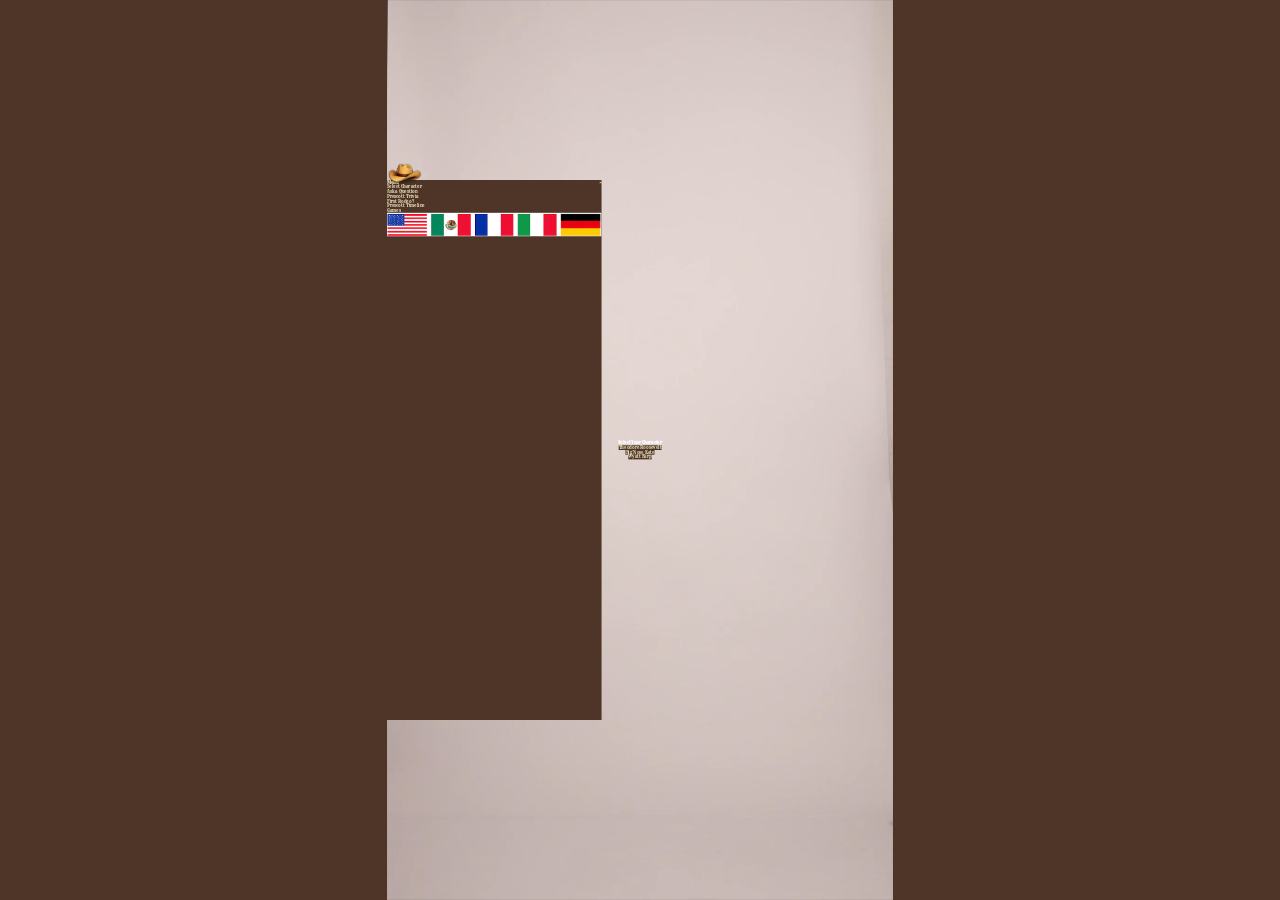
<file: index.html>
<!DOCTYPE html>
<html lang="en">
<head>
<meta charset="UTF-8">
<meta name="viewport" content="width=device-width, initial-scale=1.0, maximum-scale=1.0, user-scalable=no, viewport-fit=cover">
<title>Prescott Western Heritage Center</title>
<link rel="stylesheet" href="css/style.css">
</head>

<body>

<div id="stage">

    <!-- Persistent background video. This lives at the stage root (not inside
         #content) so page navigation and settings changes never remove it -
         it always keeps playing in the back. -->
    <video
        id="introVideo"
        autoplay
        loop
        playsinline
        webkit-playsinline
        preload="auto">

        <source src="videos/teddy/TeddyLowRes.webm" type="video/webm">

    </video>

    <button id="hatButton" title="Open Menu">
        <img src="assets/hat.png" alt="Cowboy Hat">
    </button>

    <nav id="menu">

        <!-- Button to close the navigation menu -->
        <button id="closeBtn">✕</button>

        <h2 data-lang-key="menu.title">Menu</h2>

        <ul>
            <li><a href="#" data-page="Select Avatar" data-lang-key="menu.selectAvatar">Select Your Character</a></li>
            <li><a href="#" data-page="Ask a Question" data-lang-key="menu.askQuestion">Ask a Question</a></li>
            <li><a href="#" data-page="Prescott Trivia" data-lang-key="menu.prescottTrivia">Prescott Trivia</a></li>
            <li><a href="#" data-page="First Professional Rodeo" data-lang-key="menu.firstRodeo">First Professional Rodeo</a></li>
            <li><a href="#" data-page="Prescott Timeline" data-lang-key="menu.prescottTimeline">Prescott Timeline</a></li>
            <li><a href="#" data-page="Games" data-lang-key="menu.games">Games</a></li>
            <li><a href="#" data-page="Settings" aria-label="Settings">
                <img src="assets/flags.png" alt="Settings" class="menuFlag">
            </a></li>
        </ul>

    </nav>

    <main>

        <!-- The initial content of the page, which is the avatar selection screen -->
        <div id="content"></div>

    </main>

</div>

<script src="js/main.js" type="module"></script>

</body>
</html>
</file>
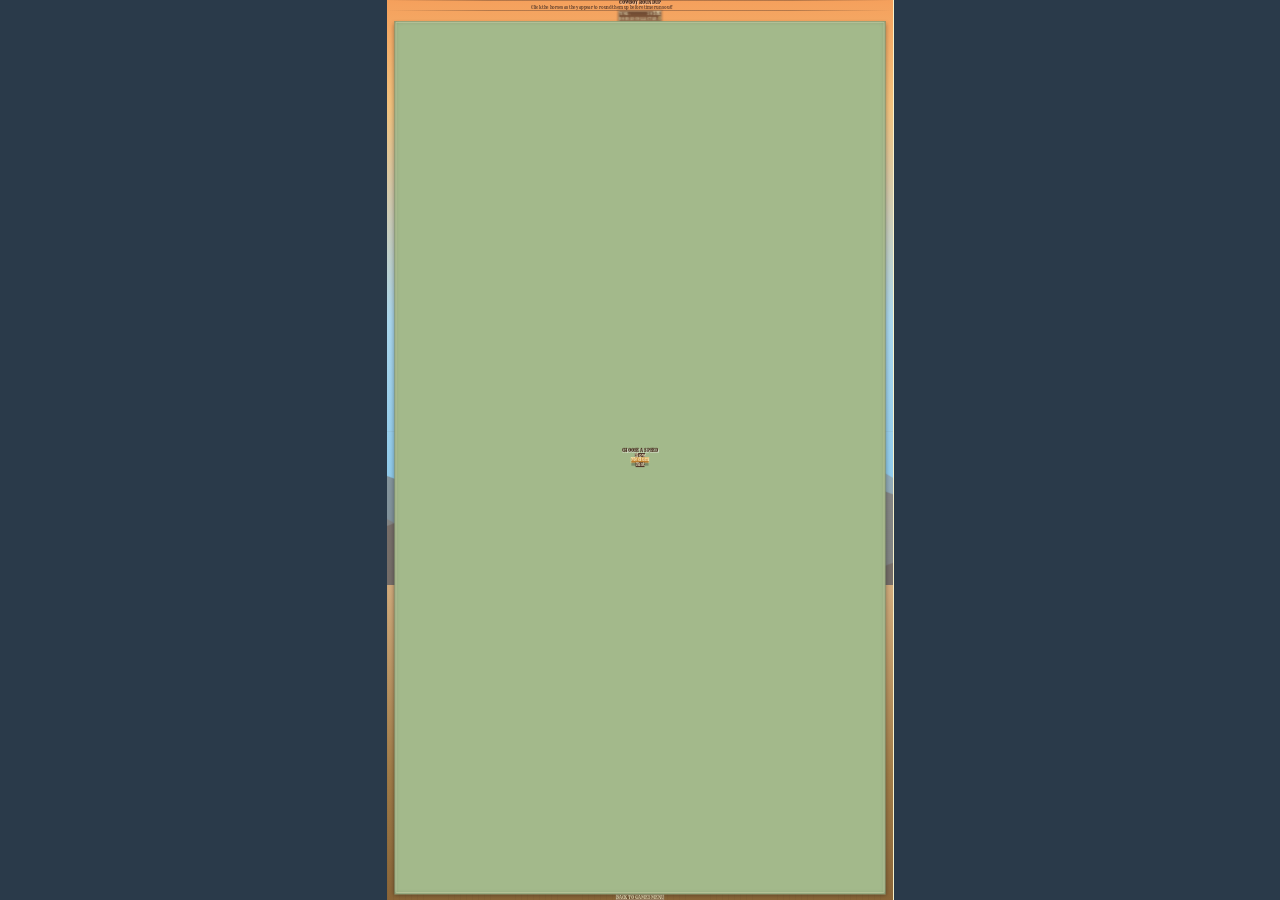
<file: CowboyRoundup/index.html>
<!DOCTYPE html>
<html lang="en">
<head>
    <meta charset="UTF-8">
    <meta name="viewport" content="width=device-width, initial-scale=1.0">
    <title>Cowboy Roundup - Western Heritage</title>
    <link rel="stylesheet" href="../css/style.css">
    <link rel="stylesheet" href="style.css">
</head>
<body>
    <div id="stage">
        <div class="scene">
            <div class="sky"></div>
            <div class="hills"></div>
            <div class="ground"></div>

            <main class="game-wrap">
                <header class="title">
                    <h1 id="gameHeading" data-lang-key="game.cowboyRoundupTitle">Cowboy Roundup</h1>
                    <p class="subtitle" data-lang-key="game.cowboyRoundupSubtitle">Click the horses as they appear to round them up before time runs out!</p>
                </header>

                <div id="gameContainer">
                    <div id="gameHud">
                        <div id="gameStats">
                            <!-- Content is now generated by script -->
                        </div>
                    </div>
                    <div id="gameArea">
                        <img src="../assets/horse.png" id="horse">
                        <div id="speedSelect"></div>
                        <div id="gameOver"></div>
                    </div>
                    <a href="#" id="backToGames" class="game-link"><button class="avatarBtn" data-lang-key="game.backToGames">Back to Games Menu</button></a>
                </div>
            </main>
        </div>
    </div>
    <script src="script.js"></script>
    <script>
        // Go back to the previous page (games.html) without adding to history
        document.getElementById('backToGames').addEventListener('click', function(e) {
            e.preventDefault();
            window.history.back();
        });

        // --- Stage Scaling Logic ---
        // Reads the device dimensions from the CSS custom properties in
        // ../css/style.css instead of hardcoding them here - that file is
        // the single source of truth, so this can never drift out of sync
        // with it again the way it previously did.
        function fitStage() {
            const stage = document.getElementById('stage');
            const rootStyles = getComputedStyle(document.documentElement);
            const stageW = parseFloat(rootStyles.getPropertyValue('--device-width'));
            const stageH = parseFloat(rootStyles.getPropertyValue('--device-height'));
            const scale = Math.min(window.innerWidth / stageW, window.innerHeight / stageH);
            const offsetX = (window.innerWidth - stageW * scale) / 2;
            const offsetY = (window.innerHeight - stageH * scale) / 2;
            stage.style.transform = `translate(${offsetX}px, ${offsetY}px) scale(${scale})`;
        }
        window.addEventListener('resize', fitStage);
        fitStage();
    </script>
</body>
</html>
</file>
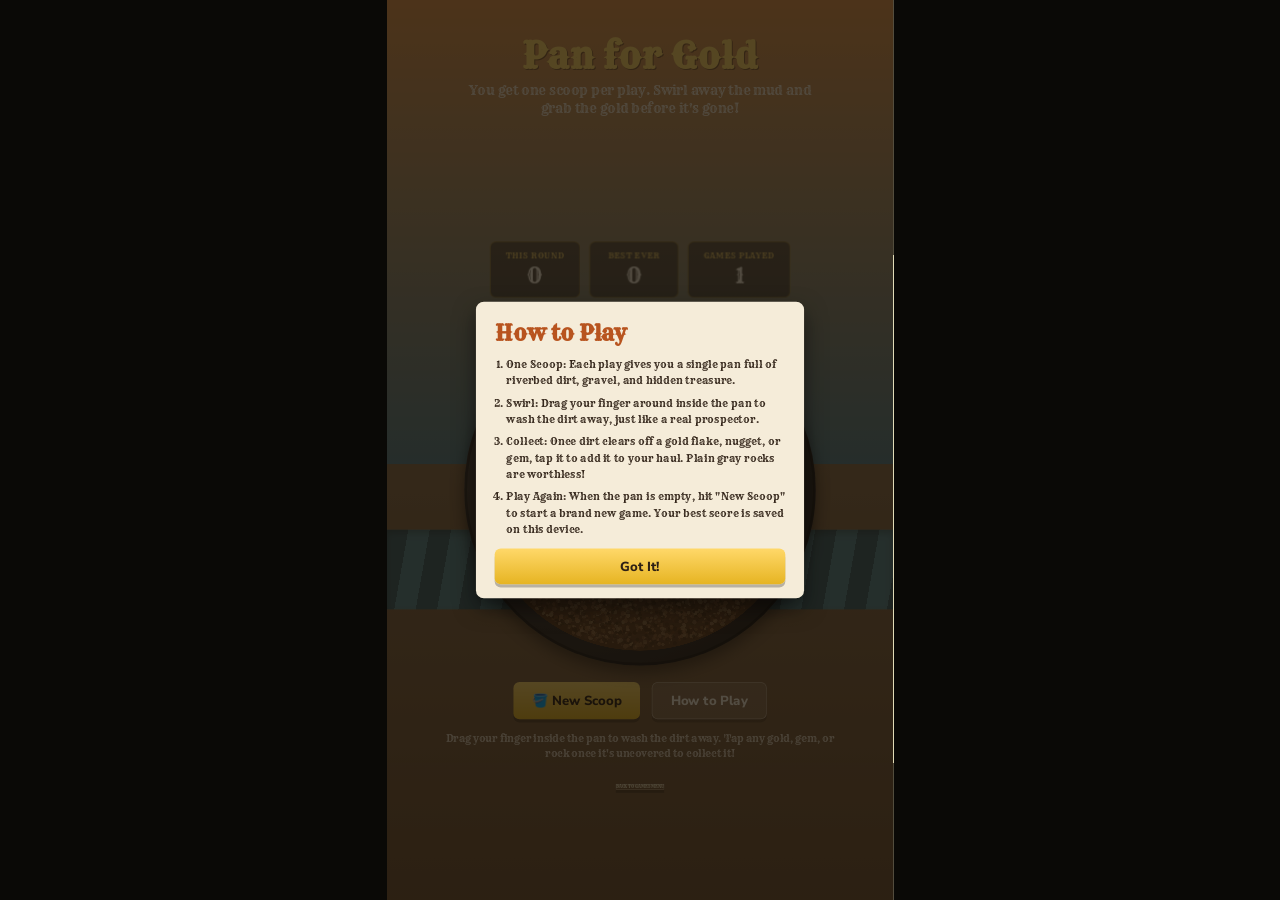
<file: PanForGoldGame/index.html>
<!-- Initial code create by Claude 7/24/2026 and then edited -->
<!DOCTYPE html>
<html lang="en">
<head>
<meta charset="UTF-8">
<meta name="viewport" content="width=device-width, initial-scale=1.0">
<title>Pan for Gold!</title>
<link rel="stylesheet" href="../css/style.css"> <!-- Main stylesheet for shared styles -->
<link rel="stylesheet" href="style.css"> <!-- Game-specific styles -->
</head>
<body>

  <div id="stage">
    <div class="scene">
      <div class="sky"></div>
      <div class="riverbank"></div>
      <div class="river"></div>

      <header class="title">
        <h1 data-lang-key="gamesMenu.panForGoldTitle">⛏️ Pan for Gold</h1>
        <p class="subtitle" data-lang-key="gamesMenu.panForGoldSubtitle">You get one scoop per play. Swirl away the mud and grab the gold before it's gone!</p>
      </header>

      <main class="game-wrap">

        <section class="hud">
          <div class="stat">
            <span class="stat-label" data-lang-key="gamesMenu.panForGoldHudRound">This Round</span>
            <span class="stat-value" id="sessionScore">0</span>
          </div>
          <div class="stat">
            <span class="stat-label" data-lang-key="gamesMenu.panForGoldHudBest">Best Ever</span>
            <span class="stat-value" id="bestScore">0</span>
          </div>
          <div class="stat">
            <span class="stat-label" data-lang-key="gamesMenu.panForGoldHudGames">Games Played</span>
            <span class="stat-value" id="scoopCount">0</span>
          </div>
        </section>

        <section class="pan-area">
          <div class="pan-rim" id="panRim">
            <canvas id="panCanvas" width="1400" height="1400"></canvas>
          </div>
          <div class="empty-banner" id="emptyBanner" data-lang-key="gamesMenu.panForGoldEmptyBanner">Pan's empty — hit New Scoop to play again!</div>
        </section>

        <section class="controls">
          <button id="scoopBtn" class="btn btn-primary" data-lang-key="gamesMenu.panForGoldNewScoopBtn">🪣 New Scoop</button>
          <button id="helpBtn" class="btn btn-secondary" data-lang-key="gamesMenu.panForGoldHelpBtn">❓ How to Play</button>
        </section>

        <p class="hint" data-lang-key="gamesMenu.panForGoldHint">Drag your finger inside the pan to wash the dirt away. Tap any gold, gem, or rock once it's uncovered to collect it!</p>

        <a href="#" id="backToGames" class="game-link" style="margin-top: calc(20px * var(--scale));"><button class="avatarBtn" style="background: #888; font-size: calc(20px * var(--scale));" data-lang-key="game.backToGames">Back to Games Menu</button></a>

      </main>
    </div>

    <div class="modal-overlay" id="modalOverlay">
      <div class="modal">
        <h2 data-lang-key="gamesMenu.panForGoldModalTitle">How to Play</h2>
        <ol>
          <li data-lang-key="gamesMenu.panForGoldModalL1"><strong>One Scoop:</strong> Each play gives you a single pan full of riverbed dirt, gravel, and hidden treasure.</li>
          <li data-lang-key="gamesMenu.panForGoldModalL2"><strong>Swirl:</strong> Drag your finger around inside the pan to wash the dirt away, just like a real prospector.</li>
          <li data-lang-key="gamesMenu.panForGoldModalL3"><strong>Collect:</strong> Once dirt clears off a gold flake, nugget, or gem, tap it to add it to your haul. Plain gray rocks are worthless!</li>
          <li data-lang-key="gamesMenu.panForGoldModalL4"><strong>Play Again:</strong> When the pan is empty, hit "New Scoop" to start a brand new game. Your best score is saved on this device.</li>
        </ol>
        <button id="closeModal" class="btn btn-primary" data-lang-key="gamesMenu.panForGoldModalCloseBtn">Got it!</button>
      </div>
    </div>
  </div>

<script src="script.js"></script>
<script>
    // --- Translation Loader ---
    async function applyPageTranslations() {
        const savedLanguage = localStorage.getItem("language") || "en";
        let translations = {};
        try {
            const response = await fetch(`../${savedLanguage}.json`);
            translations = await (response.ok ? response.json() : (await fetch('../en.json')).json());
        } catch (error) {
            console.error("Failed to load language file, falling back to English.", error);
            translations = await (await fetch('../en.json')).json();
        }
        document.querySelectorAll('[data-lang-key]').forEach(el => {
            const key = el.getAttribute('data-lang-key');
            const text = key.split('.').reduce((o, i) => o ? o[i] : undefined, translations);
            if (text) {
                // Handle emojis in buttons
                const emoji = el.textContent.match(/[\u{1F000}-\u{1FFFF}]/u);
                el.textContent = (emoji ? emoji[0] + ' ' : '') + text;
            }
        });
    }

    // Go back to the previous page (games.html) without adding to history
    document.getElementById('backToGames').addEventListener('click', function(e) {
        e.preventDefault();
        window.history.back();
    });

    // Load translations when the page loads
    applyPageTranslations();

    // --- Stage Scaling Logic ---
    // Reads the device dimensions from the CSS custom properties in
    // ../css/style.css instead of hardcoding them here - that file is the
    // single source of truth. (This duplicates script.js's own fitStage()
    // below it, which does the same thing - left as-is rather than removed,
    // since they're idempotent and removing one is a bigger, riskier change
    // to make without being able to test on the actual device right now.)
    function fitStage() {
        const stage = document.getElementById('stage');
        const rootStyles = getComputedStyle(document.documentElement);
        const stageW = parseFloat(rootStyles.getPropertyValue('--device-width'));
        const stageH = parseFloat(rootStyles.getPropertyValue('--device-height'));
        const scale = Math.min(window.innerWidth / stageW, window.innerHeight / stageH);
        const offsetX = (window.innerWidth - stageW * scale) / 2;
        const offsetY = (window.innerHeight - stageH * scale) / 2;
        stage.style.transform = `translate(${offsetX}px, ${offsetY}px) scale(${scale})`;
    }
    window.addEventListener('resize', fitStage);
    fitStage();
</script>
</body>
</html>
</file>
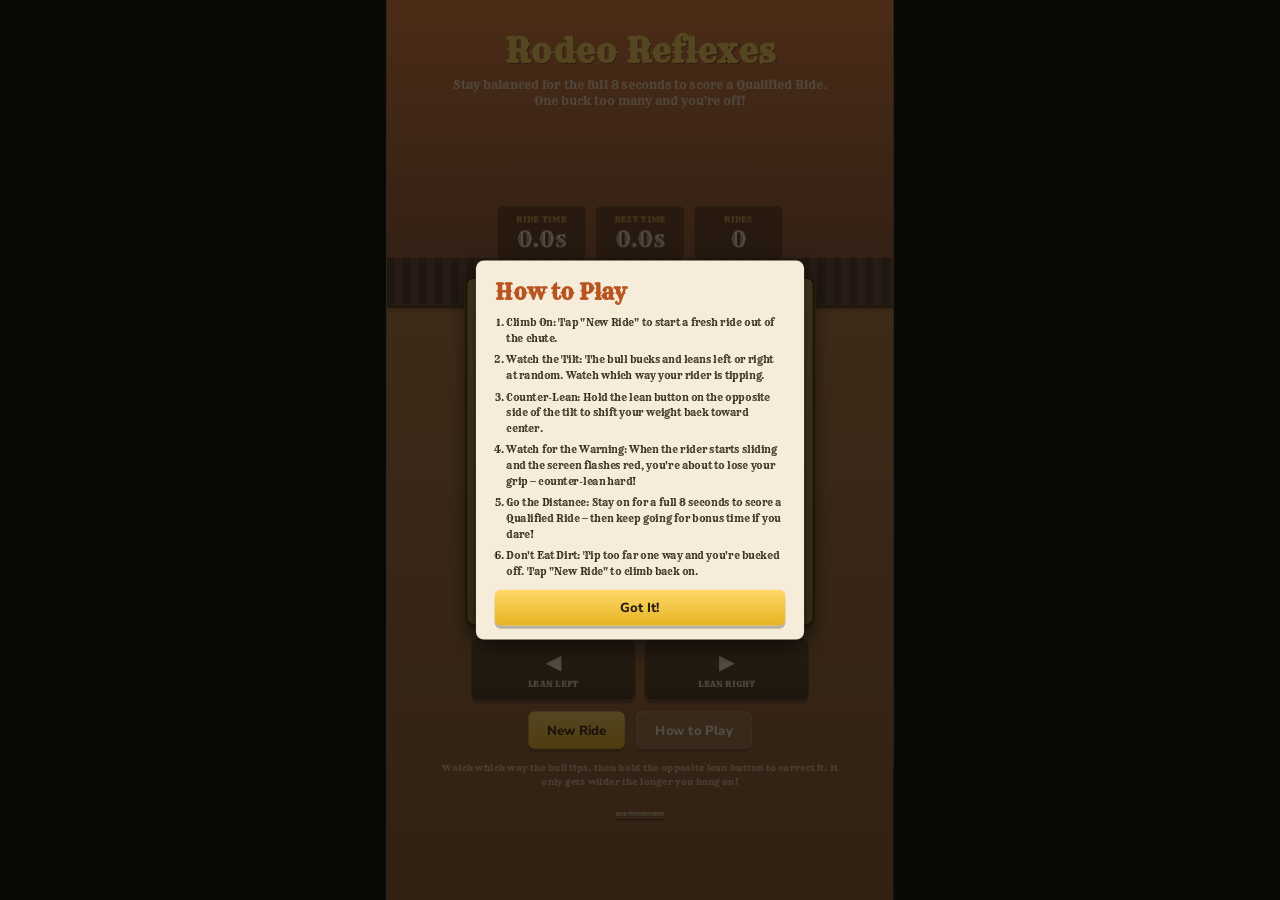
<file: RodeoReflexes/index.html>
<!DOCTYPE html>
<html lang="en">
<head>
<meta charset="UTF-8">
<meta name="viewport" content="width=device-width, initial-scale=1.0">
<title>Rodeo Reflexes</title>
<link rel="stylesheet" href="../css/style.css"> <!-- Main stylesheet for shared styles -->
<link rel="stylesheet" href="style.css"> <!-- Game-specific styles -->
</head>
<body>

  <div id="stage">
    <div class="scene">
      <div class="sky"></div>
      <div class="crowd"></div>
      <div class="arena-ground"></div>

      <header class="title">
        <h1 data-lang-key="gamesMenu.rodeoReflexesTitle">Rodeo Reflexes</h1>
        <p class="subtitle" data-lang-key="gamesMenu.rodeoReflexesSubtitle">Stay balanced for the full 8 seconds to score a Qualified Ride. One buck too many and you're off!</p>
      </header>

      <main class="game-wrap">

        <section class="hud">
          <div class="stat">
            <span class="stat-label" data-lang-key="gamesMenu.rodeoReflexesHudRideTime">Ride Time</span>
            <span class="stat-value" id="rideTime">0.0s</span>
          </div>
          <div class="stat">
            <span class="stat-label" data-lang-key="gamesMenu.rodeoReflexesHudBestTime">Best Time</span>
            <span class="stat-value" id="bestTime">0.0s</span>
          </div>
          <div class="stat">
            <span class="stat-label" data-lang-key="gamesMenu.rodeoReflexesHudRides">Rides</span>
            <span class="stat-value" id="rideCount">0</span>
          </div>
        </section>

        <section class="arena-area">
          <div class="arena-frame" id="arenaFrame">
            <canvas id="arenaCanvas" width="1400" height="1400"></canvas>
            <div class="danger-banner" id="dangerBanner" data-lang-key="gamesMenu.rodeoReflexesDanger">HANG ON!</div>
            <div class="qualified-banner" id="qualifiedBanner" data-lang-key="gamesMenu.rodeoReflexesQualified">8 SECONDS! QUALIFIED RIDE!</div>
            <div class="buckoff-banner" id="buckoffBanner">
              <div class="buckoff-title" data-lang-key="gamesMenu.rodeoReflexesBucked">BUCKED OFF!</div>
              <div class="buckoff-time" id="buckoffTime">0.0s</div>
            </div>
            <div class="start-banner" id="startBanner" data-lang-key="gamesMenu.rodeoReflexesStart">Tap "New Ride" to climb into the chute!</div>
          </div>
        </section>

        <section class="lean-controls">
          <button class="lean-btn lean-left" id="leanLeftBtn">◀<span data-lang-key="game.leanLeft">LEAN LEFT</span></button>
          <button class="lean-btn lean-right" id="leanRightBtn">▶<span data-lang-key="game.leanRight">LEAN RIGHT</span></button>
        </section>

        <section class="controls">
          <button id="rideBtn" class="btn btn-primary" data-lang-key="game.newRide">New Ride</button>
          <button id="helpBtn" class="btn btn-secondary" data-lang-key="gamesMenu.panForGoldHelpBtn">How to Play</button>
        </section>

        <p class="hint" data-lang-key="game.rodeoHint">Watch which way the bull tips, then hold the <em>opposite</em> lean button to correct it. It only gets wilder the longer you hang on!</p>

        <a href="#" id="backToGames" class="game-link" style="margin-top: calc(20px * var(--scale));"><button class="avatarBtn" style="background: #888; font-size: calc(20px * var(--scale));" data-lang-key="game.backToGames">Back to Games Menu</button></a>

      </main>
    </div>

    <div class="modal-overlay" id="modalOverlay">
      <div class="modal">
        <h2 data-lang-key="gamesMenu.panForGoldModalTitle">How to Play</h2>
        <ol>
          <li data-lang-key="gamesMenu.rodeoModalL1"><strong>Climb On:</strong> Tap "New Ride" to start a fresh ride out of the chute.</li>
          <li data-lang-key="gamesMenu.rodeoModalL2"><strong>Watch the Tilt:</strong> The bull bucks and leans left or right at random. Watch which way your rider is tipping.</li>
          <li data-lang-key="gamesMenu.rodeoModalL3"><strong>Counter-Lean:</strong> Hold the lean button on the <em>opposite</em> side of the tilt to shift your weight back toward center.</li>
          <li data-lang-key="gamesMenu.rodeoModalL4"><strong>Watch for the Warning:</strong> When the rider starts sliding and the screen flashes red, you're about to lose your grip — counter-lean hard!</li>
          <li data-lang-key="gamesMenu.rodeoModalL5"><strong>Go the Distance:</strong> Stay on for a full 8 seconds to score a Qualified Ride — then keep going for bonus time if you dare!</li>
          <li data-lang-key="game.rodeoModalL6"><strong>Don't Eat Dirt:</strong> Tip too far one way and you're bucked off. Tap "New Ride" to climb back on.</li>
        </ol>
        <button id="closeModal" class="btn btn-primary" data-lang-key="gamesMenu.panForGoldModalCloseBtn">Got It!</button>
      </div>
    </div>
  </div>

<script src="script.js"></script>
<script>
    // Go back to the previous page (games.html) without adding to history
    document.getElementById('backToGames').addEventListener('click', function(e) {
        e.preventDefault();
        window.history.back();
    });
</script>
</body>
</html>
</file>
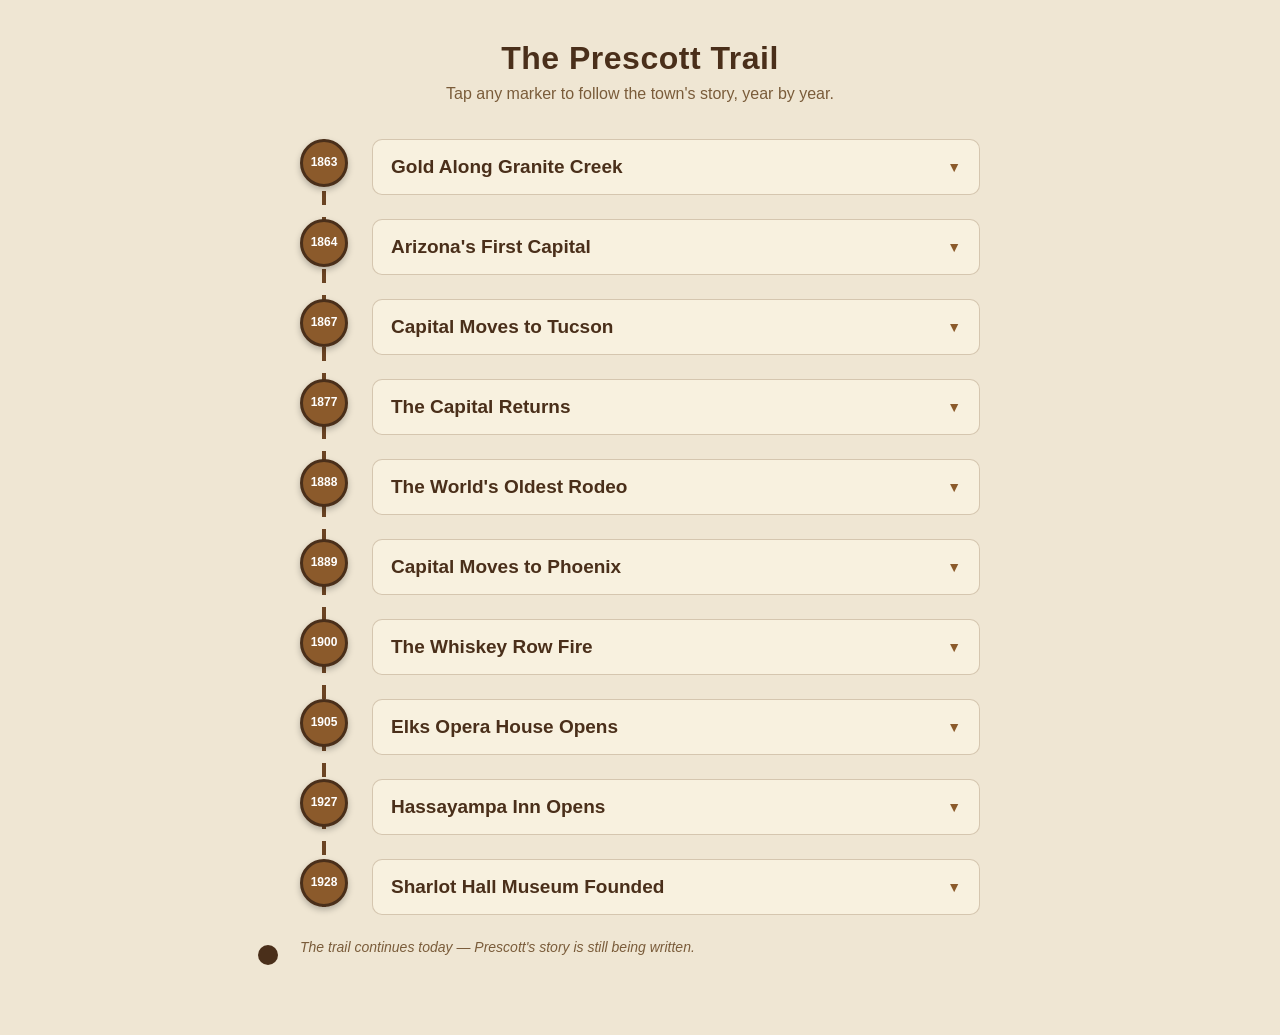
<file: timeline.html>
<!DOCTYPE html>
<html lang="en">
<head>
<meta charset="UTF-8">
<meta name="viewport" content="width=device-width, initial-scale=1.0">
<title>Prescott Timeline</title>

<style>
/* ==========================================================================
   Design notes (for integrating into the main kiosk app):

   - Palette matches the existing site: cream #efe6d3, saddle brown #8b5a2b,
     dark brown #6b4423, ink brown #5a3b1d, tan #d8c39a.
   - Signature element: the vertical spine is styled as a dashed wagon-trail
     with wood-post year markers, since "a trail through time" fits the
     Western theme better than a generic numbered list.
   - This file is self-contained (fixed rem/vh units) so it runs on its own.
     To drop it into the main app: move the markup into a new
     "Prescott Timeline" branch of renderPage(), replace the vh/rem sizing
     below with your existing calc(...px * var(--scale)) pattern, and pull
     the milestone copy into en.json / es.json / etc. under a new
     "timeline" key so it's translated like everything else.
   ========================================================================== */

*{
    margin:0;
    padding:0;
    box-sizing:border-box;
    font-family:Arial, Helvetica, sans-serif;
}

body{
    background:#efe6d3;
    color:#5a3b1d;
    min-height:100vh;
}

.timelinePage{
    max-width:720px;
    margin:0 auto;
    padding:40px 20px 80px;
}

.timelineHeader{
    text-align:center;
    margin-bottom:36px;
}

.timelineHeader h1{
    font-size:32px;
    letter-spacing:.5px;
    color:#4a2f1a;
}

.timelineHeader p{
    margin-top:8px;
    font-size:16px;
    color:#7a5c3a;
}

/* --- The trail --- */
.trail{
    position:relative;
    padding-left:56px;
}

/* the dashed "wagon trail" spine */
.trail::before{
    content:"";
    position:absolute;
    top:0;
    bottom:0;
    left:22px;
    width:4px;
    background:repeating-linear-gradient(
        to bottom,
        #6b4423 0 14px,
        transparent 14px 26px
    );
    border-radius:2px;
}

.milestone{
    position:relative;
    margin-bottom:6px;
}

/* the year marker "trail post" */
.milestone-marker{
    position:absolute;
    left:-56px;
    top:0;
    width:48px;
    height:48px;
    border-radius:50%;
    background:#8b5a2b;
    border:3px solid #4a2f1a;
    color:white;
    display:flex;
    align-items:center;
    justify-content:center;
    font-size:12px;
    font-weight:bold;
    text-align:center;
    line-height:1.1;
    box-shadow:0 3px 6px rgba(0,0,0,.25);
    cursor:pointer;
    touch-action:manipulation;
}

.milestone-card{
    background:#f8f1df;
    border:1px solid rgba(107,68,35,.25);
    border-radius:10px;
    padding:16px 18px;
    margin-left:16px;
    margin-bottom:24px;
    cursor:pointer;
    touch-action:manipulation;
    transition:box-shadow .2s, transform .2s;
}

.milestone-card:hover{
    box-shadow:0 4px 14px rgba(0,0,0,.12);
}

.milestone-card.open{
    box-shadow:0 6px 18px rgba(0,0,0,.18);
}

.milestone-title{
    display:flex;
    align-items:center;
    justify-content:space-between;
    gap:12px;
}

.milestone-title h2{
    font-size:19px;
    color:#4a2f1a;
}

.milestone-caret{
    font-size:14px;
    color:#8b5a2b;
    transition:transform .25s;
    flex-shrink:0;
}

.milestone-card.open .milestone-caret{
    transform:rotate(180deg);
}

.milestone-body{
    max-height:0;
    overflow:hidden;
    transition:max-height .3s ease, opacity .2s ease, margin-top .2s ease;
    opacity:0;
    font-size:15px;
    line-height:1.5;
    color:#6b4a2e;
}

.milestone-card.open .milestone-body{
    max-height:220px;
    opacity:1;
    margin-top:10px;
}

/* subtle reveal-on-scroll */
.milestone{
    opacity:0;
    transform:translateY(14px);
    transition:opacity .5s ease, transform .5s ease;
}

.milestone.visible{
    opacity:1;
    transform:translateY(0);
}

/* end-of-trail flourish */
.trailEnd{
    position:relative;
    margin-left:-56px;
    padding-left:56px;
    color:#7a5c3a;
    font-style:italic;
    font-size:14px;
}

.trailEnd::before{
    content:"";
    position:absolute;
    left:14px;
    top:6px;
    width:20px;
    height:20px;
    border-radius:50%;
    background:#4a2f1a;
}
</style>
</head>

<body>

<div class="timelinePage">

    <div class="timelineHeader">
        <h1>The Prescott Trail</h1>
        <p>Tap any marker to follow the town's story, year by year.</p>
    </div>

    <div class="trail" id="trail">
        <!-- Milestones are rendered by JS from the data below -->
    </div>

    <div class="trailEnd">The trail continues today &mdash; Prescott's story is still being written.</div>

</div>

<script>
const milestones = [
    {
        year: "1863",
        title: "Gold Along Granite Creek",
        body: "A prospecting party led by Joseph Walker found gold in the creeks of the Bradshaw Mountains, drawing the first wave of miners into the area that would become Prescott."
    },
    {
        year: "1864",
        title: "Arizona's First Capital",
        body: "The newly formed Arizona Territory needed a seat of government. Officials gathered and settled on the name \u201cPrescott,\u201d honoring historian William Hickling Prescott, and the town became the territory's first capital."
    },
    {
        year: "1867",
        title: "Capital Moves to Tucson",
        body: "Political winds shifted, and the territorial capital was relocated south to Tucson, slowing Prescott's growth as a government center for a decade."
    },
    {
        year: "1877",
        title: "The Capital Returns",
        body: "Prescott won back its status as territorial capital, restoring the town as the political heart of Arizona for another twelve years."
    },
    {
        year: "1888",
        title: "The World's Oldest Rodeo",
        body: "Cowboys and ranch hands competed in what would become known as the World's Oldest Rodeo, a Prescott tradition that continues to draw crowds every summer."
    },
    {
        year: "1889",
        title: "Capital Moves to Phoenix",
        body: "The territorial capital left Prescott for good, settling in Phoenix as the territory's population and growth shifted southward."
    },
    {
        year: "1900",
        title: "The Whiskey Row Fire",
        body: "A devastating fire tore through downtown, destroying the wooden storefronts of Whiskey Row. Rebuilding began almost immediately - this time in brick and stone."
    },
    {
        year: "1905",
        title: "Elks Opera House Opens",
        body: "A grand new theater opened downtown, bringing vaudeville, film, and live performance to the rebuilt city - it still hosts shows today."
    },
    {
        year: "1927",
        title: "Hassayampa Inn Opens",
        body: "This elegant hotel opened its doors downtown, quickly becoming a gathering place for travelers, ranchers, and locals alike."
    },
    {
        year: "1928",
        title: "Sharlot Hall Museum Founded",
        body: "Pioneer and historian Sharlot Hall opened a museum in the old Territorial Governor's Mansion, dedicating herself to preserving Prescott's frontier history for future generations."
    }
];

const trail = document.getElementById("trail");

milestones.forEach((m, index) => {
    const el = document.createElement("div");
    el.className = "milestone";
    el.innerHTML = `
        <div class="milestone-marker">${m.year}</div>
        <div class="milestone-card" data-index="${index}">
            <div class="milestone-title">
                <h2>${m.title}</h2>
                <span class="milestone-caret">&#9660;</span>
            </div>
            <div class="milestone-body">${m.body}</div>
        </div>
    `;
    trail.appendChild(el);
});

// Tap a card (or its marker) to expand/collapse the description
trail.addEventListener("click", (e) => {
    const card = e.target.closest(".milestone-card");
    const marker = e.target.closest(".milestone-marker");
    const targetCard = card || (marker ? marker.nextElementSibling : null);
    if (targetCard) {
        targetCard.classList.toggle("open");
    }
});

// Fade/slide each milestone in as it scrolls into view
const observer = new IntersectionObserver((entries) => {
    entries.forEach(entry => {
        if (entry.isIntersecting) {
            entry.target.classList.add("visible");
        }
    });
}, { threshold: 0.15 });

document.querySelectorAll(".milestone").forEach(el => observer.observe(el));
</script>

</body>
</html>
</file>
<file: css/style.css>
/* ==========================================================================
   QUICK CUSTOMIZATION
   Set these two values to the Proto Luma's real screen resolution (in CSS
   pixels). Everything else on the page - the card size/position, buttons,
   fonts, the menu, the game board - is derived from these two numbers, so
   changing them re-tunes the whole layout automatically.

   The page builds a fixed-size "stage" at exactly this resolution and then
   scales it (via JS, see bottom of file) to fit whatever browser window
   you're previewing in - so you always see the true composition, just
   shrunk/grown to fit your monitor, instead of a cropped slice of it.
   ========================================================================== */
/* Self-hosted fonts. This used to be a Google Fonts @import, which is a
   silent failure point on an offline kiosk like this one - that remote
   request would just fail, and every element using var(--font-display)
   would fall back to a plain serif with different metrics than Rye.
   Self-hosting removes that network dependency so text always renders
   with the intended font regardless of connectivity. (Confirmed on-device
   that Rye itself was rendering correctly even before this change, so
   this wasn't the cause of the Cowboy Roundup play-area sizing issue -
   that's still being tracked down separately.) */
@font-face {
    font-family: 'Rye';
    font-style: normal;
    font-weight: 400;
    font-display: swap;
    src: url('../assets/fonts/rye-latin-400-normal.woff2') format('woff2'),
         url('../assets/fonts/rye-latin-400-normal.woff') format('woff');
}

@font-face {
    font-family: 'Nunito Sans';
    font-style: normal;
    font-weight: 400;
    font-display: swap;
    src: url('../assets/fonts/nunito-sans-latin-400-normal.woff2') format('woff2'),
         url('../assets/fonts/nunito-sans-latin-400-normal.woff') format('woff');
}

@font-face {
    font-family: 'Nunito Sans';
    font-style: normal;
    font-weight: 600;
    font-display: swap;
    src: url('../assets/fonts/nunito-sans-latin-600-normal.woff2') format('woff2'),
         url('../assets/fonts/nunito-sans-latin-600-normal.woff') format('woff');
}

@font-face {
    font-family: 'Nunito Sans';
    font-style: normal;
    font-weight: 700;
    font-display: swap;
    src: url('../assets/fonts/nunito-sans-latin-700-normal.woff2') format('woff2'),
         url('../assets/fonts/nunito-sans-latin-700-normal.woff') format('woff');
}

@font-face {
    font-family: 'Nunito Sans';
    font-style: normal;
    font-weight: 800;
    font-display: swap;
    src: url('../assets/fonts/nunito-sans-latin-800-normal.woff2') format('woff2'),
         url('../assets/fonts/nunito-sans-latin-800-normal.woff') format('woff');
}

:root{
    /* Proto Luma's documented native panel resolution (CSS px, assuming a
       device pixel ratio of 1 - if the on-device debug readout in
       CowboyRoundup/index.html shows a viewport far smaller than this,
       e.g. ~1080x1920, that means the actual devicePixelRatio is 2 and
       these values need to be halved instead). Previously this was
       2189x3890 - an ad hoc value nudged up from what looks like this same
       documented resolution (a prior commit shows the height started at
       3840 and was bumped by hand "to cover the top gap"). That drifted
       the aspect ratio by less than 0.1%, so it wasn't a meaningful cause
       of any sizing issue on its own - just worth having the real,
       documented number as the source of truth instead of a hand-tuned one. */
    --device-width: 2160px;
    --device-height: 3840px;

    /* The original design was tuned assuming a viewport around this wide.
       --scale is the multiplier applied to every fixed-px value below so
       the whole layout grows/shrinks proportionally with --device-width. */
    --baseline-width: 550px;
    --scale: calc(var(--device-width) / var(--baseline-width));

    /* ==========================================================================
       COLOR PALETTE
       One brown, one cream — defined once, here. Every color everywhere else
       in this file should reference these two variables (or their -rgb
       counterparts below, for use inside rgba()) instead of a hardcoded hex
       value. That's what previously let the timeline's marker/heading color
       (#4a2f1a) quietly drift from the brown used everywhere else
       (#4f3528) — they're now the same variable, so that can't happen again.
       ========================================================================== */
    --color-brown: #4f3528;
    --color-brown-rgb: 79, 53, 40;
    --color-cream: #f8f2cb;
    --color-cream-rgb: 248, 242, 203;

    /* ==========================================================================
       TYPOGRAPHY
       Rye — a bold, hand-lettered "wanted poster" display face — is now used
       for 100% of the text on the page. --font-body is kept as a separate
       variable (rather than deleting it and hardcoding Rye everywhere) purely
       so that if any specific element ever needs to fall back to a plain,
       highly-legible face for readability (long paragraphs, small print,
       form fields), that's a one-line change here rather than hunting down
       every selector again.
       ========================================================================== */
    --font-display: 'Rye', serif;
    --font-body: 'Rye', serif;
}

/* General reset to ensure consistent styling across browsers */
*{
    margin:0px;
    padding:0;
    box-sizing:border-box;
    font-family:var(--font-body);
    -webkit-tap-highlight-color:transparent;
}

/* Basic body styles - locked to the viewport, kiosk-style (no page scroll/bounce).
   Background here only shows up as "letterbox" bars around the stage when the
   browser window's aspect ratio doesn't match the device's - on the real
   device (where the window IS the device) it will never be visible. */
html, body{
    height:100%;
    overflow:hidden;
    overscroll-behavior:none;
}

body{
    background:var(--color-brown);
    touch-action:manipulation;
    -webkit-user-select:none;
    user-select:none;
    -webkit-touch-callout:none;
}

/* Text inside form fields should still be selectable/usable normally */
input, textarea{
    -webkit-user-select:auto;
    user-select:auto;
}

/* The fixed-resolution "virtual screen". JS scales this to fit the real
   browser window (see the script at the bottom). Everything inside it is
   positioned/sized against ITS dimensions, not the actual browser window -
   that's what makes the two variables above a single source of truth. */
#stage{
    position:fixed;
    top:50%;
    left:50%;
    width:var(--device-width);
    height:var(--device-height);
    transform:translate(-50%, -50%);
    transform-origin:center center;
    overflow:hidden;
    background:var(--color-cream);
}

/* background teddy roosevelt video - persistent, lives at the stage's root so
   it is never removed/recreated by page navigation and always plays
   regardless of which page or setting the user picks */
#introVideo{
    position:fixed;
    top:0;
    left:0;
    width:100%;
    height:100%;

    object-fit:cover;

    z-index:-1;
    pointer-events:none;
}

#avatarOverlay{
    width:100%;
    height:100%;

    display:flex;
    flex-direction:column;
    justify-content:center;
    align-items:center;

    padding:0 5%;

    text-align:center;
}

.avatarBtn{
    width:min(70%, calc(320px * var(--scale)));
    margin:calc(14px * var(--scale)) 0;
    padding:calc(18px * var(--scale));

    font-size:calc(24px * var(--scale));
    font-family:var(--font-display);
    letter-spacing:.5px;

    background:var(--color-brown);
    color:var(--color-cream);

    border:none;
    border-radius:calc(12px * var(--scale));

    cursor:pointer;
    touch-action:manipulation;
}

/* Cowboy Hat Button */
#hatButton{
    position:fixed;
    top:18%;
    left:calc(15px * var(--scale));
    width:calc(70px * var(--scale));
    height:calc(70px * var(--scale));
    border:none;
    background:none;
    cursor:pointer;
    z-index:1001;
    transition:.3s;
    padding:0;
    touch-action:manipulation;
}

/* When the menu is open, move the hat button to the right to align with the menu edge */
body.menu-open #hatButton{
    left:calc(228px * var(--scale));
    transform:rotate(18deg);
    pointer-events:none;
    cursor:default;
}

/* Ensure the image inside the button scales correctly */
#hatButton img{
    width:100%;
    height:100%;
    object-fit:contain;
}

#hatButton:hover{
    transform:scale(1.1);
}

/* Keep the hover effect consistent when the menu is open */
body.menu-open #hatButton:hover{
    transform:rotate(18deg) scale(1.1);
}

/* Off-screen navigation menu styling */
#menu{
    position:fixed;
    top:20%;
    left:calc(-280px * var(--scale));
    width:min(82%, calc(280px * var(--scale)));
    height:60%;
    background:var(--color-brown);
    color:var(--color-cream);
    transition:.35s;
    box-shadow: calc(5px * var(--scale)) 0 calc(15px * var(--scale)) rgba(0,0,0,.35);
    z-index:1000;
    overflow-y:auto;
}

/* Class added by JavaScript to slide the menu into view */
#menu.open{
    left:0;
}

/* Style for the menu's close button */
#closeBtn{
    float:right;
    margin:calc(15px * var(--scale));
    border:none;
    background:none;
    color:var(--color-cream);
    font-size:calc(28px * var(--scale));
    cursor:pointer;
    touch-action:manipulation;
}

/* Menu header styling */
#menu h2{
    padding:calc(60px * var(--scale)) calc(25px * var(--scale)) calc(20px * var(--scale));
    border-bottom:calc(1px * var(--scale)) solid rgba(var(--color-cream-rgb),.3);
    font-size:calc(28px * var(--scale));
    font-family:var(--font-display);
    letter-spacing:.5px;
}

/* Menu list styling */
#menu ul{
    list-style:none;
    margin-top:calc(20px * var(--scale));
}

#menu li{
    border-bottom:calc(1px * var(--scale)) solid rgba(var(--color-cream-rgb),.15);
}

/* Menu link styling */
#menu a{
    display:block;
    padding:calc(18px * var(--scale)) calc(25px * var(--scale));
    color:var(--color-cream);
    text-decoration:none;
    font-size:calc(20px * var(--scale));
    font-family:var(--font-display);
    letter-spacing:.5px;
    transition:.25s;
    touch-action:manipulation;
}

/* Hover effect for menu links */
#menu a:hover{
    background:var(--color-brown);
    padding-left:calc(35px * var(--scale));
}

/* Main content area - centers the card in the full available space instead
   of parking it near the top. Scrolls internally only if content (like the
   trivia form) is taller than the screen. */
main{
    position:relative;
    width:100%;
    height:100%;
    overflow-y:auto;
    -webkit-overflow-scrolling:touch;

    display:flex;
    flex-direction:column;
    justify-content:safe center;
    align-items:center;

    padding:calc(70px * var(--scale)) calc(20px * var(--scale)) calc(50px * var(--scale));
    text-align:center;
}

/* When the avatar page is showing (full-bleed video look), let its content
   stretch the full stage instead of being centered/padded like a card. */
main:has(#content.transparent){
    padding:0;
    justify-content:stretch;
    align-items:stretch;
}

/* The div where all dynamic content is loaded.
   By default it's a translucent "card" floating over the background video
   so text stays legible on every page - sized as a real fraction of the
   device width so it doesn't look lost on a large screen. */
#content{
    font-size:calc(26px * var(--scale));
    color:var(--color-brown);
    background:rgba(var(--color-cream-rgb),.94);
    border-radius:calc(20px * var(--scale));
    padding:calc(28px * var(--scale));
    max-width:min(90%, calc(620px * var(--scale)));
    width:100%;
    box-shadow:0 calc(8px * var(--scale)) calc(24px * var(--scale)) rgba(0,0,0,.25);
}

/* The avatar page wants the full-bleed video look instead of the card,
   so this class strips the card styling back out and lets it fill the stage. */
#content.transparent{
    background:none;
    box-shadow:none;
    padding:0;
    max-width:none;
    border-radius:0;
    width:100%;
    height:100%;
}

/* Styling for individual trivia questions */
.question{
    text-align:left;
    max-width:min(94%, calc(700px * var(--scale)));
    margin:calc(25px * var(--scale)) auto;
    padding:calc(15px * var(--scale));
    background:rgba(var(--color-cream-rgb),.40);
    border-radius:calc(8px * var(--scale));
    font-size:calc(22px * var(--scale));
}

/* Make trivia radio buttons larger and easier to tap */
.question input[type="radio"] {
    width: calc(25px * var(--scale));
    height: calc(25px * var(--scale));
    margin-right: calc(10px * var(--scale));
    vertical-align: middle; /* Align button with the label text */
    cursor: pointer;
}

/* Styling for the "Submit Quiz" button */
#gradeQuiz{
    padding:calc(12px * var(--scale)) calc(30px * var(--scale));
    font-size:calc(20px * var(--scale));
    font-family:var(--font-display);
    letter-spacing:.5px;
    background:var(--color-brown);
    color:var(--color-cream);
    border:none;
    border-radius:calc(8px * var(--scale));
    cursor:pointer;
    touch-action:manipulation;
}

#gradeQuiz:hover{
    background:var(--color-brown);
}

/* Styling for the trivia score display */
#score{
    margin-top:calc(25px * var(--scale));
    color:var(--color-brown);
    font-size:calc(28px * var(--scale));
    font-family:var(--font-display);
    letter-spacing:.5px;
}


/* The container for the Cowboy Roundup game */
#gameArea{
    position:relative;

    width:min(92%, calc(480px * var(--scale)));
    aspect-ratio:9 / 16;

    margin:calc(10px * var(--scale)) auto;

    background:green;

    border:calc(4px * var(--scale)) solid var(--color-brown);
    border-radius:calc(16px * var(--scale));

    overflow:hidden;
}

/* Displays time and score during the game */
#gameStats{
    font-size:calc(26px * var(--scale));
    padding:calc(15px * var(--scale));
    font-family:var(--font-display);
    letter-spacing:.5px;
}

/* The clickable horse image. Hidden by default so it doesn't flash on
   screen behind the speed-select overlay before a round starts - script.js
   sets display:block when a round actually begins. */
#horse{
    position:absolute;
    width:calc(90px * var(--scale));
    cursor:pointer;
    display:none;
    transition:left .25s, top .25s;
    touch-action:manipulation;
}

#horse:hover{
    transform:scale(1.08);
}

/* Container for the "Game Over" message */
#gameOver{
    position:absolute;
    top:50%;
    left:50%;
    transform:translate(-50%,-50%);
    text-align:center;
}

/* "Play Again" button styling */
#playAgain{
    margin-top:calc(20px * var(--scale));
    padding:calc(12px * var(--scale)) calc(28px * var(--scale));
    font-size:calc(22px * var(--scale));
    font-family:var(--font-display);
    letter-spacing:.5px;
    background:var(--color-brown);
    color:var(--color-cream);
    border:none;
    border-radius:calc(8px * var(--scale));
    cursor:pointer;
    touch-action:manipulation;
}

/* "Ask a Question" page specific styles */
#askQuestionContainer {
    position: relative;
    width: 100%;
}

#askQuestionList {
    transition: transform 0.4s ease-in-out, opacity 0.4s ease-in-out;
    transform: translateX(0);
    opacity: 1;
}

#askQuestionList.collapsed {
    transform: translateX(-120%);
    opacity: 0;
    position: absolute; /* Collapse without affecting layout */
}

#showQuestionsBtn {
    position: fixed;
    top: 18%;
    right: calc(15px * var(--scale));
    width: calc(70px * var(--scale));
    height: calc(70px * var(--scale));
    padding: 0;
    font-size: calc(40px * var(--scale));
    font-weight: bold;
    background: var(--color-brown);
    color: var(--color-cream);
    border: none;
    border-radius: 50%;
    cursor: pointer;
    box-shadow: calc(3px * var(--scale)) calc(3px * var(--scale)) calc(8px * var(--scale)) rgba(0,0,0,.3);
    touch-action: manipulation;
    z-index: 900;
    opacity: 0;
    pointer-events: none;
    transition: opacity 0.4s ease-in-out;
}

#showQuestionsBtn.visible {
    opacity: 1;
    pointer-events: auto;
}

.menuFlag {
    width: auto;
    height: 100px;
    display: block;
    margin: 0 auto;
}

/* ==========================================================================
   Add this block to css/style.css for the Prescott Timeline page.
   Sizing follows the same calc(Npx * var(--scale)) pattern as the rest
   of the site, so it scales with --device-width/--device-height.
   ========================================================================== */

.timelineHeader{
    text-align:center;
    margin-bottom:calc(24px * var(--scale));
}

.timelineHeader h2{
    font-size:calc(28px * var(--scale));
    color:var(--color-brown);
    font-family:var(--font-display);
    letter-spacing:.5px;
}

.timelineHeader p{
    margin-top:calc(6px * var(--scale));
    font-size:calc(16px * var(--scale));
    color:var(--color-brown);
}

.trail{
    position:relative;
    padding-left:calc(56px * var(--scale));
}

/* the dashed "wagon trail" spine */
.trail::before{
    content:"";
    position:absolute;
    top:0;
    bottom:0;
    left:calc(22px * var(--scale));
    width:calc(4px * var(--scale));
    background:repeating-linear-gradient(
        to bottom,
        var(--color-brown) 0 calc(14px * var(--scale)),
        transparent calc(14px * var(--scale)) calc(26px * var(--scale))
    );
    border-radius:calc(2px * var(--scale));
}

.milestone{
    position:relative;
    margin-bottom:calc(6px * var(--scale));
    opacity:0;
    transform:translateY(calc(14px * var(--scale)));
    transition:opacity .5s ease, transform .5s ease;
}

.milestone.visible{
    opacity:1;
    transform:translateY(0);
}

/* the year marker "trail post" */
.milestone-marker{
    position:absolute;
    left:calc(-56px * var(--scale));
    top:0;
    width:calc(48px * var(--scale));
    height:calc(48px * var(--scale));
    border-radius:50%;
    background:var(--color-brown);
    border:calc(3px * var(--scale)) solid var(--color-brown);
    color:var(--color-cream);
    display:flex;
    align-items:center;
    justify-content:center;
    font-size:calc(12px * var(--scale));
    font-weight:bold;
    text-align:center;
    line-height:1.1;
    box-shadow:0 calc(3px * var(--scale)) calc(6px * var(--scale)) rgba(0,0,0,.25);
    cursor:pointer;
    touch-action:manipulation;
}

.milestone-card{
    background:var(--color-cream);
    border:1px solid rgba(var(--color-brown-rgb),.25);
    border-radius:calc(10px * var(--scale));
    padding:calc(16px * var(--scale)) calc(18px * var(--scale));
    margin-left:calc(16px * var(--scale));
    margin-bottom:calc(24px * var(--scale));
    cursor:pointer;
    touch-action:manipulation;
    transition:box-shadow .2s;
}

.milestone-card.open{
    box-shadow:0 calc(6px * var(--scale)) calc(18px * var(--scale)) rgba(0,0,0,.18);
}

.milestone-title{
    color:var(--color-brown);
    display:flex;
    align-items:center;
    justify-content:space-between;
    gap:calc(12px * var(--scale));
}

.milestone-title h2{
    font-size:calc(19px * var(--scale));
    color:var(--color-brown);
    font-family:var(--font-display);
    letter-spacing:.5px;
}

.milestone-caret{
    font-size:calc(14px * var(--scale));
    color:var(--color-brown);
    transition:transform .25s;
    flex-shrink:0;
}

.milestone-card.open .milestone-caret{
    transform:rotate(180deg);
}

.milestone-body{
    max-height:0;
    overflow:hidden;
    transition:max-height .3s ease, opacity .2s ease, margin-top .2s ease;
    opacity:0;
    font-size:calc(15px * var(--scale));
    line-height:1.5;
    color:var(--color-brown);
}

.milestone-card.open .milestone-body{
    max-height:calc(220px * var(--scale));
    opacity:1;
    margin-top:calc(10px * var(--scale));
}

.trailEnd{
    position:relative;
    margin-left:calc(-56px * var(--scale));
    padding-left:calc(56px * var(--scale));
    color:var(--color-brown);
    font-style:italic;
    font-size:calc(14px * var(--scale));
}

.trailEnd::before{
    content:"";
    position:absolute;
    left:calc(14px * var(--scale));
    top:calc(6px * var(--scale));
    width:calc(20px * var(--scale));
    height:calc(20px * var(--scale));
    border-radius:50%;
    background:var(--color-brown);
}

/* ==========================================================================
   First Professional Rodeo - Flashcard Grid
   Add this block to your css/style.css. Cards are intentionally NOT
   connected to one another (no trail line) - each sits independently in a
   responsive grid and flips in place on tap.
   ========================================================================== */

.flashcardGrid {
    display: grid;
    grid-template-columns: repeat(auto-fit, minmax(calc(240px * var(--scale)), 1fr));
    gap: calc(20px * var(--scale));
    padding: calc(10px * var(--scale)) calc(4px * var(--scale)) calc(30px * var(--scale));
    max-width: 1000px;
    margin: 0 auto;
}

.flashcard {
    perspective: 1200px;
    min-height: calc(180px * var(--scale));
    opacity: 0;
    transform: translateY(calc(16px * var(--scale)));
    transition: opacity 0.5s ease, transform 0.5s ease;
    cursor: pointer;
}

.flashcard.visible {
    opacity: 1;
    transform: translateY(0);
}

.flashcard-inner {
    position: relative;
    width: 100%;
    height: 100%;
    min-height: calc(180px * var(--scale));
    transition: transform 0.6s cubic-bezier(0.4, 0.2, 0.2, 1);
    transform-style: preserve-3d;
}

.flashcard.flipped .flashcard-inner {
    transform: rotateY(180deg);
}

.flashcard-front,
.flashcard-back {
    position: absolute;
    inset: 0;
    display: flex;
    flex-direction: column;
    justify-content: center;
    align-items: center;
    text-align: center;
    padding: calc(20px * var(--scale));
    border-radius: calc(14px * var(--scale));
    backface-visibility: hidden;
    box-shadow: 0 calc(4px * var(--scale)) calc(14px * var(--scale)) rgba(0, 0, 0, 0.35);
}

.flashcard-front {
    background: linear-gradient(160deg, #3b2a1e, #241811);
    color: #f3e6d0;
    border: 1px solid rgba(243, 230, 208, 0.25);
}

.flashcard-back {
    background: linear-gradient(160deg, #f3e6d0, #e4cfa8);
    color: #241811;
    transform: rotateY(180deg);
    border: 1px solid rgba(36, 24, 17, 0.15);
}

.flashcard-marker {
    display: inline-block;
    font-weight: 700;
    font-size: calc(13px * var(--scale));
    letter-spacing: 0.08em;
    padding: calc(3px * var(--scale)) calc(10px * var(--scale));
    border-radius: 999px;
    background: rgba(243, 230, 208, 0.15);
    margin-bottom: calc(10px * var(--scale));
}

.flashcard-front h2 {
    font-size: calc(18px * var(--scale));
    line-height: 1.3;
    margin: 0 0 calc(12px * var(--scale));
}

.flashcard-hint {
    font-size: calc(12px * var(--scale));
    opacity: 0.7;
    text-transform: uppercase;
    letter-spacing: 0.05em;
}

.flashcard-back p {
    font-size: calc(14.5px * var(--scale));
    line-height: 1.5;
    margin: 0;
}

/* Subtle affordance so it's clear these are tappable, without a hover-only
   cue that mobile users would never see */
.flashcard:active .flashcard-inner {
    transform: scale(0.97);
}

.flashcard.flipped:active .flashcard-inner {
    transform: rotateY(180deg) scale(0.97);
}
</file>
<file: CowboyRoundup/style.css>
body {
    background: #2a3a4a;
}

/* Local #stage override: the shared css/style.css centers #stage with
   top:50%/left:50% + translate(-50%,-50%), but this page's fitStage()
   script (see index.html) overwrites the transform with its own
   translate()+scale() that assumes the stage starts at the top-left
   corner (like RodeoReflexes/PanForGoldGame do). Without this override,
   losing the -50%,-50% self-centering shift throws the whole stage far
   off-position. */
#stage {
    position: fixed;
    top: 0;
    left: 0;
    transform-origin: top left;
}

.scene {
    position: relative;
    width: 100%;
    height: 100%;
    display: flex;
    flex-direction: column;
    align-items: center;
}

/* Warm golden-hour sky with a soft sun glow and slow-drifting clouds,
   in the same painterly spirit as the sky layers on the other games. */
.sky {
    position: absolute;
    top: 0;
    left: 0;
    right: 0;
    height: 65%;
    background: linear-gradient(180deg, #f5a05c 0%, #f2c27e 18%, #a9d6ec 55%, #7ec2ea 100%);
    overflow: hidden;
    z-index: -3;
}

.sky::before {
    /* sun glow */
    content: "";
    position: absolute;
    top: 6%;
    right: 12%;
    width: 16vmin;
    height: 16vmin;
    border-radius: 50%;
    background: radial-gradient(circle, rgba(255,244,214,0.95) 0%, rgba(255,224,150,0.55) 40%, rgba(255,224,150,0) 72%);
}

.sky::after {
    /* drifting clouds, doubled up in the background-position so the loop is seamless */
    content: "";
    position: absolute;
    top: 12%;
    left: 0;
    width: 220%;
    height: 22%;
    background-image:
        radial-gradient(ellipse 8% 55% at 10% 50%, rgba(255,255,255,0.55), transparent 70%),
        radial-gradient(ellipse 6% 40% at 16% 60%, rgba(255,255,255,0.5), transparent 70%),
        radial-gradient(ellipse 7% 50% at 55% 40%, rgba(255,255,255,0.45), transparent 70%),
        radial-gradient(ellipse 5% 35% at 60% 55%, rgba(255,255,255,0.4), transparent 70%);
    animation: driftClouds 90s linear infinite;
    opacity: 0.8;
}

@keyframes driftClouds {
    from { transform: translateX(0); }
    to   { transform: translateX(-50%); }
}

/* Distant mesa/mountain silhouette bridging the sky and ground, like the
   crowd/riverbank band on the other two games. */
.hills {
    position: absolute;
    left: 0;
    right: 0;
    top: 48%;
    height: 20%;
    z-index: -2;
    background:
        linear-gradient(200deg, transparent 48%, rgba(120,86,66,0.55) 48.5%),
        linear-gradient(160deg, transparent 60%, rgba(93,66,52,0.6) 60.5%),
        linear-gradient(210deg, transparent 40%, rgba(150,108,80,0.4) 40.5%);
    background-size: 45% 100%, 60% 100%, 38% 100%;
    background-position: 0% 100%, 40% 100%, 78% 100%;
    background-repeat: repeat-x;
    opacity: 0.85;
}

/* Sun-baked ground with a fenced horizon line and a subtle worn-trail texture. */
.ground {
    position: absolute;
    bottom: 0;
    left: 0;
    right: 0;
    height: 35%;
    background:
        repeating-linear-gradient(90deg, rgba(0,0,0,0.03) 0 3px, transparent 3px 26px),
        linear-gradient(180deg, #d1ab7c 0%, #a17c48 60%, #8a6538 100%);
    z-index: -1;
}

.ground::before {
    /* horizon fence-line, echoing the arena/riverbank edge treatment */
    content: "";
    position: absolute;
    left: 0;
    right: 0;
    top: 0;
    height: calc(3px * var(--scale, 1));
    background: rgba(72, 48, 26, 0.7);
    box-shadow: 0 calc(6px * var(--scale, 1)) calc(14px * var(--scale, 1)) rgba(0,0,0,0.25);
}

/* Top-aligned (not centered) so long, wrapped translations push content
   downward instead of getting clipped off the top of the stage. A vertical
   scroll fallback protects against any remaining overflow on short screens. */
.game-wrap {
    width: 100%;
    height: 100%;
    display: flex;
    flex-direction: column;
    justify-content: flex-start;
    align-items: center;
    padding: clamp(10px, 2.5vh, calc(20px * var(--scale))) calc(20px * var(--scale));
    overflow-y: auto;
    box-sizing: border-box;
}

.title {
    text-align: center;
    margin-bottom: clamp(8px, 1.8vh, calc(16px * var(--scale)));
    flex-shrink: 0;
    width: 100%;
    max-width: calc(560px * var(--scale));
}

/* Official plaque-style rule flanking the title, like a museum placard */
.title::before,
.title::after {
    content: "";
    display: block;
    height: 3px;
    width: min(70%, calc(320px * var(--scale)));
    margin: 0 auto;
    background: linear-gradient(90deg, transparent, var(--color-brown) 20%, var(--color-brown) 80%, transparent);
    opacity: 0.55;
}

.title::before {
    margin-bottom: clamp(6px, 1.2vh, calc(10px * var(--scale)));
}

.title::after {
    margin-top: clamp(6px, 1.2vh, calc(10px * var(--scale)));
}

.title h1 {
    font-family: var(--font-display);
    font-size: clamp(22px, 4.4vh, calc(48px * var(--scale)));
    line-height: 1.15;
    color: var(--color-brown);
    text-shadow: 2px 2px 0 rgba(255, 255, 255, 0.4);
    letter-spacing: 1px;
    text-transform: uppercase;
}

.title .subtitle {
    font-size: clamp(12px, 2vh, calc(18px * var(--scale)));
    line-height: 1.35;
    color: var(--color-brown);
    max-width: 85%;
    margin: clamp(4px, 1vh, calc(8px * var(--scale))) auto 0;
    opacity: 0.9;
}

#gameContainer {
    display: flex;
    flex-direction: column;
    align-items: center;
    flex: 1 1 auto;
    min-height: 0;
    width: 100%;
}

/* Brass-plaque HUD: a double-lined "official" badge look instead of a
   plain rounded box, with a subtle engraved highlight along the top edge. */
#gameHud {
    position: relative;
    background: linear-gradient(180deg, rgba(var(--color-brown-rgb), 0.82), rgba(var(--color-brown-rgb), 0.68));
    color: var(--color-cream);
    padding: clamp(6px, 1.4vh, calc(10px * var(--scale))) clamp(14px, 3vh, calc(24px * var(--scale)));
    border-radius: calc(10px * var(--scale));
    margin-bottom: clamp(8px, 1.6vh, calc(14px * var(--scale)));
    font-size: clamp(13px, 2.2vh, calc(20px * var(--scale)));
    font-family: var(--font-display);
    letter-spacing: 1px;
    text-transform: uppercase;
    border: 2px solid rgba(var(--color-cream-rgb), 0.55);
    outline: 1px solid rgba(var(--color-brown-rgb), 0.9);
    outline-offset: 3px;
    box-shadow: 0 4px 10px rgba(0,0,0,0.3), inset 0 1px 0 rgba(255,255,255,0.25);
    backdrop-filter: blur(3px);
    flex-shrink: 0;
}

#gameStats {
    display: flex;
    flex-direction: column;
    gap: clamp(4px, 1vh, calc(8px * var(--scale)));
    align-items: center;
}

.stat-item {
    display: flex;
    justify-content: space-between;
    align-items: baseline;
    width: 100%;
    gap: calc(16px * var(--scale));
    max-width: calc(320px * var(--scale));
}

.stat-item span:first-child {
    opacity: 0.85;
    font-size: 0.85em;
}

.score-value {
    display: inline-block;
    min-width: calc(40px * var(--scale));
    text-align: right;
    color: #f4d78c;
    text-shadow: 0 1px 2px rgba(0,0,0,0.4);
}

/* Corral-style frame: double border with a warm inset ring so the play
   area reads as a fenced-in official arena rather than a plain box.
   Grows to fill whatever vertical space is left below the HUD (instead of
   sitting at a small fixed size and leaving empty ground showing below
   it) — width is then derived from that height via the aspect-ratio. */
#gameArea {
    position: relative;
    flex: 1 1 auto;
    min-height: 0;
    width: auto;
    aspect-ratio: 9 / 16;
    max-width: min(92%, calc(600px * var(--scale)));
    margin: clamp(4px, 1vh, calc(10px * var(--scale))) auto;
    background: #a3b98b;
    border: calc(4px * var(--scale)) solid var(--color-brown);
    outline: 2px solid rgba(var(--color-cream-rgb), 0.6);
    outline-offset: -8px;
    border-radius: calc(16px * var(--scale));
    overflow: hidden;
    box-shadow: inset 0 0 24px rgba(0,0,0,0.25), 0 6px 18px rgba(0,0,0,0.35);
}

#gameOver {
    flex-shrink: 0;
}

#gameOver h2 {
    font-size: clamp(24px, 5vh, calc(48px * var(--scale)));
    color: var(--color-brown);
    text-shadow: 2px 2px 0 rgba(255, 255, 255, 0.5);
    text-transform: uppercase;
    letter-spacing: 1px;
}

#gameOver p {
    font-size: clamp(14px, 2.6vh, calc(24px * var(--scale)));
    margin-top: clamp(6px, 1vh, calc(10px * var(--scale)));
    color: var(--color-brown);
    font-family: var(--font-display);
}

/* Official "back to menu" button — a leather-tone plaque button rather
   than a flat grey box, matching the rest of the western signage. */
.game-link {
    flex-shrink: 0;
    margin-top: clamp(10px, 2vh, calc(20px * var(--scale))) !important;
}

.game-link .avatarBtn {
    background: linear-gradient(180deg, #8a6a45, #6b4f30) !important;
    border: 2px solid rgba(245,236,217,0.5);    letter-spacing: 0.5px;
    text-transform: uppercase;
    box-shadow: 0 14px 0 rgba(0,0,0,0.25), inset 0 1px 0 rgba(255,255,255,0.2);
}

/* Speed-select overlay, shown before a round starts and again from the
   game-over screen via "Change Speed". Matches #gameOver's centered
   placement inside #gameArea, but only one of the two is ever visible at a
   time since renderSpeedSelect()/startGame() each clear the other. */
#speedSelect {
    display: none;
    position: absolute;
    top: 50%;
    left: 50%;
    transform: translate(-50%, -50%);
    text-align: center;
    width: 85%;
}

#speedSelect.visible {
    display: block;
}

#speedSelect h2 {
    font-size: clamp(20px, 4vh, calc(38px * var(--scale)));
    color: var(--color-brown);
    text-shadow: 2px 2px 0 rgba(255, 255, 255, 0.5);
    text-transform: uppercase;
    letter-spacing: 1px;
    margin-bottom: clamp(10px, 2vh, calc(20px * var(--scale)));
}

.speed-options {
    display: flex;
    flex-direction: column;
    align-items: center;
    gap: clamp(8px, 1.6vh, calc(14px * var(--scale)));
}

.speed-btn {
    width: min(100%, calc(280px * var(--scale)));
}

/* Highlights whichever speed was last played, so returning to this screen
   via "Change Speed" shows the current mode instead of looking reset. */
.speed-btn.speed-selected {
    background: linear-gradient(180deg, #d99a3e, #b5762a) !important;
    box-shadow: 0 14px 0 rgba(0,0,0,0.25), inset 0 1px 0 rgba(255,255,255,0.35), 0 0 0 3px rgba(244,215,140,0.8);
}

/* "Change Speed" button on the game-over screen, sitting next to Play
   Again rather than stacked full-width like the selection screen buttons. */
#gameOver .speed-btn {
    width: auto;
    margin-top: calc(20px * var(--scale));
    margin-left: calc(12px * var(--scale));
    padding: calc(12px * var(--scale)) calc(28px * var(--scale));
    font-size: calc(22px * var(--scale));
    font-family: var(--font-display);
    letter-spacing: .5px;
    background: var(--color-brown);
    color: var(--color-cream);
    border: none;
    border-radius: calc(8px * var(--scale));
    cursor: pointer;
    touch-action: manipulation;
}
</file>
<file: PanForGoldGame/style.css>
/* Fonts are self-hosted via @font-face in ../css/style.css (loaded before
   this file, per index.html's <link> order) - no import needed here. */

:root{
  --sky-top: #e0954a;
  --sky-bottom: #4d7d8c;
  --bank: #8a6d4a;
  --bank-dark: #6b4f30;
  --river: #2f5f6e;
  --river-light: #4c8a99;
  --iron: #2e2a26;
  --iron-light: #4a423a;
  --gold: #e6b422;
  --gold-light: #ffd869;
  --cream: #f5ecd9;
  --ink: #2e2015;
  --rust: #b8541f;
}

*{ box-sizing: border-box; }

html, body{
  margin:0;
  padding:0;
  width:100%;
  height:100%;
  background:#0a0906;
  font-family: 'Nunito Sans', sans-serif;
  color: var(--cream);
  overflow:hidden;
}

/* Fixed-resolution kiosk stage: sized from the same --device-width/height
   variables defined once in ../css/style.css (loaded before this file),
   and scaled to fit whatever viewport it's rendered in via JS (see
   script.js, which now reads those same variables too instead of its own
   hardcoded copy). */
#stage{
  position:fixed;
  top:0; left:0;
  width:var(--device-width);
  height:var(--device-height);
  transform-origin: top left;
  overflow:hidden;
}

.scene{
  position:relative;
  width:var(--device-width);
  height:var(--device-height);
  display:flex;
  flex-direction:column;
  align-items:center;
}

.sky{
  position:absolute; top:0; left:0; right:0; height:2100px;
  background: linear-gradient(180deg, var(--sky-top) 0%, var(--sky-bottom) 100%);
  z-index:-3;
}
.riverbank{
  position:absolute; left:0; right:0; top:1980px; bottom:0;
  background: linear-gradient(180deg, var(--bank) 0%, var(--bank-dark) 100%);
  z-index:-2;
}
.river{
  position:absolute; left:0; right:0; top:2260px; height:340px;
  background: repeating-linear-gradient(100deg, var(--river) 0 90px, var(--river-light) 90px 180px);
  background-size: 300% 100%;
  animation: flow 14s linear infinite;
  box-shadow: inset 0 16px 34px rgba(0,0,0,0.25);
  z-index:-1;
  opacity:0.85;
}
@keyframes flow{
  from{ background-position: 0 0; }
  to{ background-position: -300% 0; }
}

.title{
  text-align:center;
  margin: 140px 40px 20px;
}
.title h1{
  font-family: 'Rye', serif;
  font-size: 150px;
  color: var(--gold-light);
  text-shadow: 5px 5px 0 rgba(0,0,0,0.35);
  margin: 0 0 20px;
  letter-spacing: 2px;
}
.subtitle{
  margin:0 auto;
  max-width: 1500px;
  font-size: 54px;
  color: var(--cream);
  opacity:0.9;
  line-height:1.4;
}

.game-wrap{
  width:100%;
  max-width: 2000px;
  display:flex;
  flex-direction:column;
  align-items:center;
  padding: 40px 40px 0;
  flex:1;
}

.hud{
  display:flex;
  gap: 40px;
  width:100%;
  justify-content:center;
  margin-bottom: 70px;
  flex-wrap:wrap;
}
.stat{
  background: rgba(46,38,32,0.55);
  border: 3px solid rgba(230,180,34,0.35);
  border-radius: 26px;
  padding: 34px 64px;
  text-align:center;
  min-width: 380px;
  backdrop-filter: blur(2px);
}
.stat-label{
  display:block;
  font-size: 34px;
  text-transform: uppercase;
  letter-spacing: 2px;
  color: var(--gold-light);
  opacity:0.85;
}
.stat-value{
  display:block;
  font-family: 'Rye', serif;
  font-size: 92px;
  color: var(--cream);
  margin-top:8px;
}

.pan-area{
  position:relative;
  display:flex;
  justify-content:center;
  align-items:center;
  margin-bottom: 70px;
}

.pan-rim{
  width: 1500px;
  height: 1500px;
  border-radius: 50%;
  padding: 50px;
  background:
    radial-gradient(circle at 32% 28%, #6b625a 0%, var(--iron-light) 30%, var(--iron) 62%, #17130f 100%);
  box-shadow:
    0 30px 70px rgba(0,0,0,0.45),
    inset 0 0 0 12px rgba(0,0,0,0.35),
    inset 0 10px 24px rgba(255,255,255,0.08);
  transition: transform 0.15s ease;
}
.pan-rim.swirling{
  transform: rotate(-2deg) scale(1.008);
}
.pan-rim canvas{
  display:block;
  width:100%;
  height:100%;
  border-radius:50%;
  touch-action:none;
}

.empty-banner{
  position:absolute;
  bottom: -20px;
  left:50%;
  transform: translate(-50%, 0);
  background: rgba(184,84,31,0.95);
  color: var(--cream);
  font-weight:700;
  padding: 26px 60px;
  border-radius: 60px;
  font-size:44px;
  box-shadow: 0 14px 30px rgba(0,0,0,0.3);
  opacity:0;
  pointer-events:none;
  transition: opacity 0.3s ease, bottom 0.3s ease;
  white-space:nowrap;
}
.empty-banner.show{
  opacity:1;
  bottom: 24px;
}

.controls{
  display:flex;
  gap: 50px;
  flex-wrap:wrap;
  justify-content:center;
  margin-bottom: 40px;
}

.btn{
  font-family:'Nunito Sans', sans-serif;
  font-weight:800;
  font-size:56px;
  padding: 38px 78px;
  border-radius: 26px;
  border: none;
  cursor:pointer;
  transition: transform 0.12s ease, box-shadow 0.12s ease, filter 0.12s ease;
  box-shadow: 0 14px 0 rgba(0,0,0,0.25);
}
.btn:active{
  transform: translateY(10px);
  box-shadow: 0 4px 0 rgba(0,0,0,0.25);
}
.btn-primary{
  background: linear-gradient(180deg, var(--gold-light), var(--gold));
  color: var(--ink);
}
.btn-primary:hover{ filter: brightness(1.06); }
.btn-secondary{
  background: rgba(245,236,217,0.12);
  color: var(--cream);
  border: 3px solid rgba(245,236,217,0.4);
  box-shadow: 0 14px 0 rgba(0,0,0,0.2);
}
.btn-secondary:hover{ background: rgba(245,236,217,0.2); }

.hint{
  max-width: 1700px;
  text-align:center;
  font-size: 42px;
  opacity: 0.8;
  margin-top:10px;
  line-height:1.5;
  padding-bottom: 80px;
}

/* Official "back to menu" button — a leather-tone plaque button rather
   than a flat grey box, matching the rest of the western signage. */
.game-link {
  flex-shrink: 0;
  margin-top: 20px !important;
}

.game-link .avatarBtn {
  background: linear-gradient(180deg, #8a6a45, #6b4f30) !important;
  border: 2px solid rgba(245,236,217,0.5);
  text-transform: uppercase;
  box-shadow: 0 14px 0 rgba(0,0,0,0.25), inset 0 1px 0 rgba(255,255,255,0.2);
}

.floater{
  position:fixed;
  font-family:'Rye', serif;
  color: var(--gold-light);
  text-shadow: 3px 3px 0 rgba(0,0,0,0.6);
  pointer-events:none;
  font-size: 62px;
  white-space:nowrap;
  animation: floatUp 1.1s ease-out forwards;
  z-index: 100;
}
@keyframes floatUp{
  0%{ opacity:1; transform: translate(-50%, 0); }
  100%{ opacity:0; transform: translate(-50%, -140px); }
}

.modal-overlay{
  position:absolute; inset:0;
  background: rgba(20,14,8,0.72);
  display:flex;
  align-items:center;
  justify-content:center;
  z-index: 50;
  opacity:0;
  pointer-events:none;
  transition: opacity 0.2s ease;
}
.modal-overlay.show{
  opacity:1;
  pointer-events:auto;
}
.modal{
  background: var(--cream);
  color: var(--ink);
  max-width: 1400px;
  width: 85%;
  border-radius: 34px;
  padding: 80px 80px 60px;
  box-shadow: 0 40px 90px rgba(0,0,0,0.5);
}
.modal h2{
  font-family:'Rye', serif;
  font-size: 90px;
  color: var(--rust);
  margin-top:0;
  margin-bottom: 40px;
}
.modal ol{
  padding-left: 50px;
  line-height:1.6;
  font-size: 44px;
}
.modal ol li{ margin-bottom: 24px; }
.modal .btn{
  margin-top: 20px;
  width:100%;
}
</file>
<file: RodeoReflexes/style.css>
/* Fonts are self-hosted via @font-face in ../css/style.css (loaded before
   this file, per index.html's <link> order) - no import needed here. */

:root{
  --sky-top: #d97a3f;
  --sky-bottom: #7a4a3a;
  --crowd-dark: #3a2c28;
  --crowd-light: #55403a;
  --dirt: #a9764a;
  --dirt-dark: #7d5433;
  --fence: #6b4423;
  --fence-dark: #48301a;
  --gold: #e6b422;
  --gold-light: #ffd869;
  --cream: #f5ecd9;
  --ink: #2e2015;
  --rust: #b8541f;
  --danger: #c1440e;
}

*{ box-sizing: border-box; }

html, body{
  margin:0;
  padding:0;
  width:100%;
  height:100%;
  background:#0a0906;
  font-family: 'Nunito Sans', sans-serif;
  color: var(--cream);
  overflow:hidden;
}

/* Fixed-resolution kiosk stage: sized from the same --device-width/height
   variables defined once in ../css/style.css (loaded before this file),
   and scaled to fit whatever viewport it's rendered in via JS (see
   script.js, which now reads those same variables too instead of its own
   hardcoded copy). */
#stage{
  position:absolute;
  top:0; left:0;
  width:var(--device-width);
  height:var(--device-height);
  transform-origin: top left;
  overflow:hidden;
}

.scene{
  position:relative;
  width:var(--device-width);
  height:var(--device-height);
  display:flex;
  flex-direction:column;
  align-items:center;
}

.sky{
  position:absolute; top:0; left:0; right:0; height:1300px;
  background: linear-gradient(180deg, var(--sky-top) 0%, var(--sky-bottom) 100%);
  z-index:-3;
}
.crowd{
  position:absolute; left:0; right:0; top:1100px; height:220px;
  background: repeating-linear-gradient(90deg, var(--crowd-dark) 0 34px, var(--crowd-light) 34px 68px);
  z-index:-2;
  opacity:0.9;
}
.arena-ground{
  position:absolute; left:0; right:0; top:1300px; bottom:0;
  background: linear-gradient(180deg, var(--dirt) 0%, var(--dirt-dark) 100%);
  z-index:-2;
}
.arena-ground::before{
  content:'';
  position:absolute; left:0; right:0; top:0; height:14px;
  background: var(--fence-dark);
  box-shadow: 0 8px 20px rgba(0,0,0,0.35);
}

.title{
  text-align:center;
  margin: 130px 40px 20px;
}
.title h1{
  font-family: 'Rye', serif;
  font-size: 140px;
  color: var(--gold-light);
  text-shadow: 5px 5px 0 rgba(0,0,0,0.35);
  margin: 0 0 20px;
  letter-spacing: 2px;
}
.subtitle{
  margin:0 auto;
  max-width: 1600px;
  font-size: 50px;
  color: var(--cream);
  opacity:0.92;
  line-height:1.4;
}

.game-wrap{
  width:100%;
  max-width: 2000px;
  display:flex;
  flex-direction:column;
  align-items:center;
  padding: 40px 40px 0;
  flex:1;
}

.hud{
  display:flex;
  gap: 40px;
  width:100%;
  justify-content:center;
  margin-bottom: 60px;
  flex-wrap:wrap;
}
.stat{
  background: rgba(46,32,21,0.55);
  border: 3px solid rgba(230,180,34,0.35);
  border-radius: 26px;
  padding: 34px 64px;
  text-align:center;
  min-width: 380px;
  backdrop-filter: blur(2px);
}
.stat-label{
  display:block;
  font-size: 34px;
  text-transform: uppercase;
  letter-spacing: 2px;
  color: var(--gold-light);
  opacity:0.85;
}
.stat-value{
  display:block;
  font-family: 'Rye', serif;
  font-size: 92px;
  color: var(--cream);
  margin-top:8px;
}

.arena-area{
  position:relative;
  display:flex;
  justify-content:center;
  align-items:center;
  margin-bottom: 50px;
}

.arena-frame{
  position:relative;
  width: 1500px;
  height: 1500px;
  border-radius: 40px;
  padding: 40px;
  background:
    linear-gradient(180deg, #caa06a 0%, #a97c48 100%);
  box-shadow:
    0 30px 70px rgba(0,0,0,0.45),
    inset 0 0 0 14px var(--fence-dark),
    inset 0 10px 24px rgba(255,255,255,0.08);
}
.arena-frame canvas{
  display:block;
  width:100%;
  height:100%;
  border-radius:14px;
  touch-action:none;
}

.qualified-banner, .start-banner{
  position:absolute;
  top: 60px;
  left:50%;
  transform: translate(-50%, -20px);
  background: rgba(184,84,31,0.95);
  color: var(--cream);
  font-family:'Rye', serif;
  font-weight:400;
  padding: 26px 60px;
  border-radius: 60px;
  font-size:44px;
  box-shadow: 0 14px 30px rgba(0,0,0,0.35);
  opacity:0;
  pointer-events:none;
  transition: opacity 0.3s ease, transform 0.3s ease;
  white-space:nowrap;
  z-index: 20;
}
.qualified-banner.show, .start-banner.show{
  opacity:1;
  transform: translate(-50%, 0);
}

.danger-banner{
  position:absolute;
  top: 60px;
  left:50%;
  transform: translate(-50%, -20px);
  background: rgba(193,68,14,0.95);
  color: var(--cream);
  font-family:'Nunito Sans', sans-serif;
  font-weight:800;
  padding: 24px 56px;
  border-radius: 60px;
  font-size:46px;
  letter-spacing:1px;
  box-shadow: 0 14px 30px rgba(0,0,0,0.4);
  opacity:0;
  pointer-events:none;
  transition: opacity 0.15s ease;
  white-space:nowrap;
  z-index: 21;
}
.danger-banner.show{
  opacity:1;
  animation: dangerPulse 0.5s ease-in-out infinite;
}
@keyframes dangerPulse{
  0%, 100%{ transform: translate(-50%, -20px) scale(1); }
  50%{ transform: translate(-50%, -20px) scale(1.06); }
}

.arena-frame.danger{
  animation: framePulse 0.5s ease-in-out infinite;
}
@keyframes framePulse{
  0%, 100%{ box-shadow: 0 30px 70px rgba(0,0,0,0.45), inset 0 0 0 14px var(--fence-dark), inset 0 10px 24px rgba(255,255,255,0.08); }
  50%{ box-shadow: 0 30px 70px rgba(0,0,0,0.45), inset 0 0 0 14px var(--danger), inset 0 10px 24px rgba(255,255,255,0.08); }
}
.start-banner{
  background: rgba(46,38,32,0.8);
  font-family:'Nunito Sans', sans-serif;
  font-weight:700;
  font-size: 38px;
  top: 50%;
  transform: translate(-50%, -50%);
}
.start-banner.show{ transform: translate(-50%, -50%); }

.buckoff-banner{
  position:absolute;
  inset:40px;
  border-radius: 14px;
  background: rgba(20,12,8,0.72);
  display:flex;
  flex-direction:column;
  align-items:center;
  justify-content:center;
  opacity:0;
  pointer-events:none;
  transition: opacity 0.35s ease;
  z-index: 25;
}
.buckoff-banner.show{ opacity:1; }
.buckoff-title{
  font-family:'Rye', serif;
  font-size: 110px;
  color: var(--danger);
  text-shadow: 4px 4px 0 rgba(0,0,0,0.5);
  margin-bottom: 20px;
}
.buckoff-time{
  font-family:'Rye', serif;
  font-size: 70px;
  color: var(--gold-light);
}

.lean-controls{
  display:flex;
  gap: 40px;
  width:100%;
  max-width: 1500px;
  justify-content:center;
  margin-bottom: 50px;
}
.lean-btn{
  flex:1;
  max-width: 700px;
  height: 260px;
  border-radius: 30px;
  border: none;
  background: linear-gradient(180deg, #5c4632, #3c2c1e);
  color: var(--cream);
  font-family:'Nunito Sans', sans-serif;
  font-weight:800;
  font-size: 80px;
  display:flex;
  flex-direction:column;
  align-items:center;
  justify-content:center;
  gap: 14px;
  cursor:pointer;
  box-shadow: 0 16px 0 rgba(0,0,0,0.3);
  transition: transform 0.08s ease, box-shadow 0.08s ease, background 0.15s ease;
  user-select:none;
  -webkit-user-select:none;
  touch-action:none;
}
.lean-btn span{
  font-size: 34px;
  letter-spacing: 2px;
  opacity:0.85;
}
.lean-btn:active, .lean-btn.pressed{
  transform: translateY(12px);
  box-shadow: 0 4px 0 rgba(0,0,0,0.3);
  background: linear-gradient(180deg, var(--gold), #b9860f);
  color: var(--ink);
}

.controls{
  display:flex;
  gap: 50px;
  flex-wrap:wrap;
  justify-content:center;
  margin-bottom: 40px;
}

.btn{
  font-family:'Nunito Sans', sans-serif;
  font-weight:800;
  font-size:56px;
  padding: 38px 78px;
  border-radius: 26px;
  border: none;
  cursor:pointer;
  transition: transform 0.12s ease, box-shadow 0.12s ease, filter 0.12s ease;
  box-shadow: 0 14px 0 rgba(0,0,0,0.25);
}
.btn:active{
  transform: translateY(10px);
  box-shadow: 0 4px 0 rgba(0,0,0,0.25);
}
.btn-primary{
  background: linear-gradient(180deg, var(--gold-light), var(--gold));
  color: var(--ink);
}
.btn-primary:hover{ filter: brightness(1.06); }
.btn-secondary{
  background: rgba(245,236,217,0.12);
  color: var(--cream);
  border: 3px solid rgba(245,236,217,0.4);
  box-shadow: 0 14px 0 rgba(0,0,0,0.2);
}
.btn-secondary:hover{ background: rgba(245,236,217,0.2); }

.hint{
  max-width: 1700px;
  text-align:center;
  font-size: 40px;
  opacity: 0.8;
  margin-top:10px;
  line-height:1.5;
  padding-bottom: 80px;
}

/* Official "back to menu" button — a leather-tone plaque button rather
   than a flat grey box, matching the rest of the western signage. */
.game-link {
  flex-shrink: 0;
  margin-top: 20px !important;
}

.game-link .avatarBtn {
  background: linear-gradient(180deg, #8a6a45, #6b4f30) !important;
  border: 2px solid rgba(245,236,217,0.5);
  text-transform: uppercase;
  box-shadow: 0 14px 0 rgba(0,0,0,0.25), inset 0 1px 0 rgba(255,255,255,0.2);
}

.modal-overlay{
  position:absolute; inset:0;
  background: rgba(20,14,8,0.72);
  display:flex;
  align-items:center;
  justify-content:center;
  z-index: 50;
  opacity:0;
  pointer-events:none;
  transition: opacity 0.2s ease;
}
.modal-overlay.show{
  opacity:1;
  pointer-events:auto;
}
.modal{
  background: var(--cream);
  color: var(--ink);
  max-width: 1400px;
  width: 85%;
  border-radius: 34px;
  padding: 80px 80px 60px;
  box-shadow: 0 40px 90px rgba(0,0,0,0.5);
}
.modal h2{
  font-family:'Rye', serif;
  font-size: 90px;
  color: var(--rust);
  margin-top:0;
  margin-bottom: 40px;
}
.modal ol{
  padding-left: 50px;
  line-height:1.6;
  font-size: 42px;
}
.modal ol li{ margin-bottom: 24px; }
.modal .btn{
  margin-top: 20px;
  width:100%;
}
</file>
